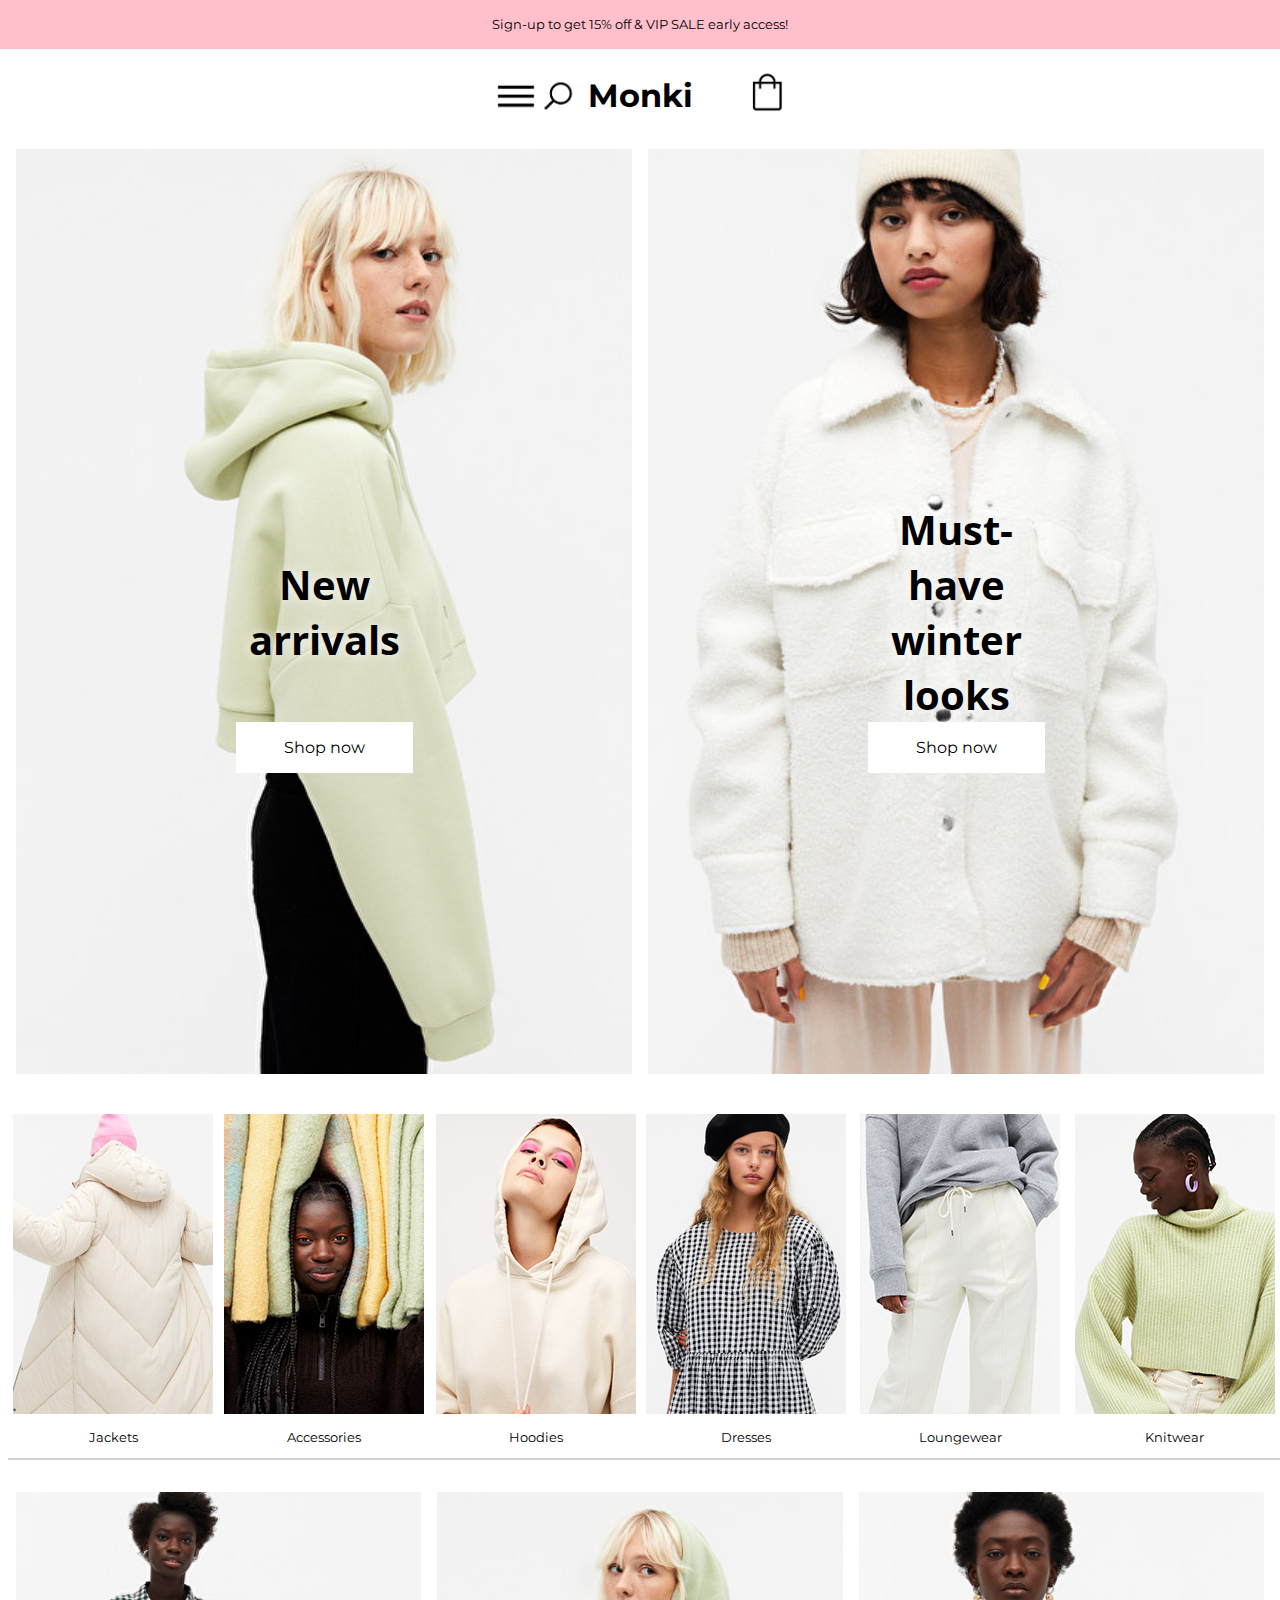
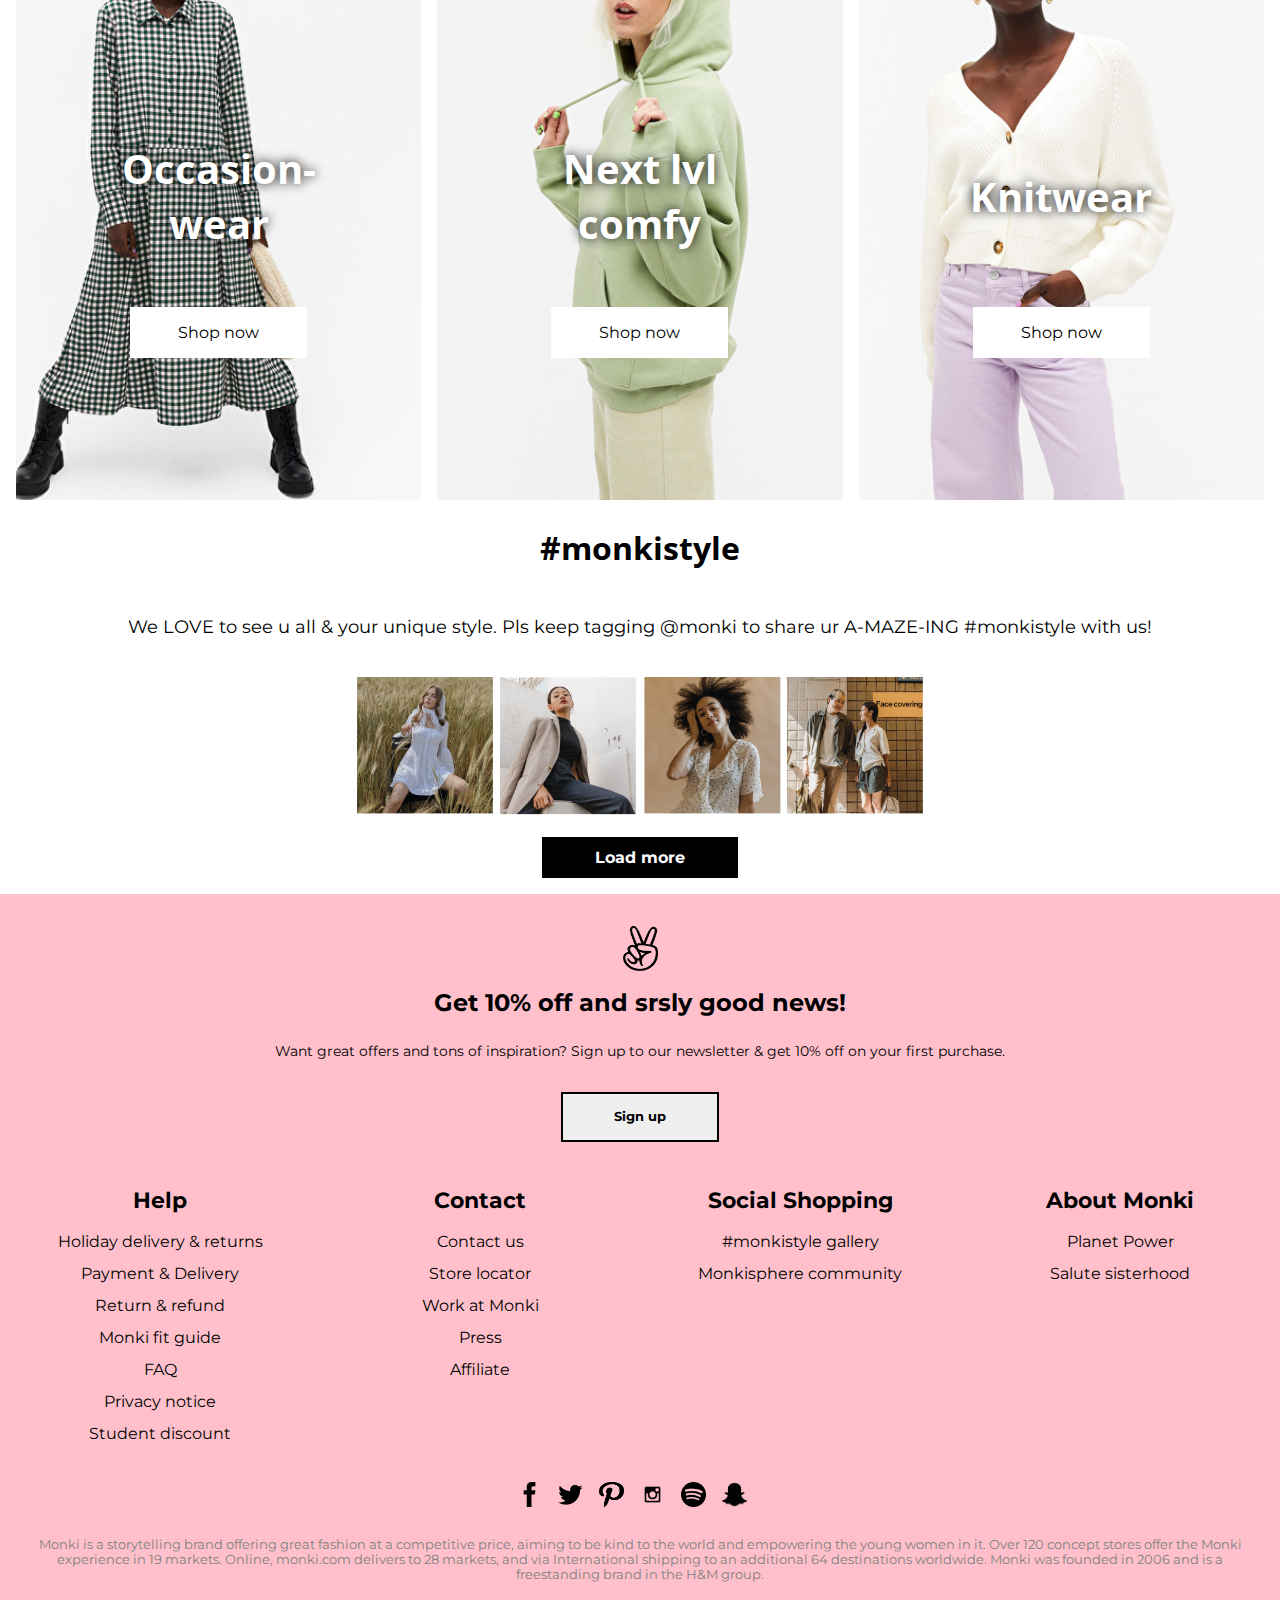
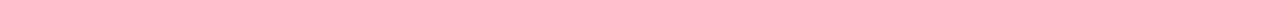
<file: index.html>
<!doctype html>
<html lang="en">

<head>
	<meta charset="UTF-8">
	<meta name="author" content="jouw naam">
	<meta name="viewport" content="width=device-width, initial-scale=1">

	<title>Monki remake</title>

	<link href="styles/style.css" rel="stylesheet">
	<link rel="preconnect" href="https://fonts.gstatic.com">
	<link href="https://fonts.googleapis.com/css2?family=Open+Sans:wght@700;800&display=swap" rel="stylesheet">
	<link rel="preconnect" href="https://fonts.gstatic.com">
	<link href="https://fonts.googleapis.com/css2?family=Montserrat&display=swap" rel="stylesheet">
</head>

<body>
	<header>
		<p>Sign-up to get 15% off & VIP SALE early access!</p>
		<section class="navbar">
			<h1>Monki</h1>
			<nav>
				<ul>
					<li><a href="">Menu</a></li>
					<li><a href="">Search</a></li>
					<li><a href="">Shopping bag</a></li>
				</ul>
			</nav>
		</section>
	</header>
	<main>

		<section class="mainItems1">
			<h2 class="visuallyHidden">Section New Arrivals & Must have winter looks</h2>
			<section>
				<img src="images/green_croppedhoodie2.jpeg" alt="girl wearing a green hoodie">
				<div>
					<h2>New arrivals</h2>
					<a href="./newArrivals.html">Shop now</a>
				</div>
			</section>

			<section>
				<img src="images/whitecoat.jpeg" alt="girl wearing a white coat">
				<div>
					<h2>Must-have winter looks</h2>
					<a href="">Shop now</a>
				</div>
			</section>
		</section>

		<section class="viewedEarlier">
			<h2 class="visuallyHidden">Viewed earlier</h2>
			<ul>
				<li><a href=""><img src="images/whitepuffer.jpg" alt="girl wearing a white puffer jacket">Jackets</a></li>
				<li><a href=""><img src="images/prettyface.jpg" alt="a girl inbetween fabric">Accessories</a></li>
				<li><a href=""><img src="images/whitehoodie.jpg" alt="a girl wearing a white hoodie">Hoodies</a></li>
				<li><a href=""><img src="images/whiteblack_dress.jpg" alt="a girl wearing a black and white check dress">Dresses</a></li>
				<li><a href=""><img src="images/sweatpants.jpg" alt="a girl wearing white sweatpants and a grey sweater">Loungewear</a></li>
				<li><a href=""><img src="images/greensweater.jpg" alt="a girl wearing a green knit sweater">Knitwear</a></li>
			</ul>
		</section>

		<section class="mainItems2">
			<h2 class="visuallyHidden">Section Occasion-wear, Next lvl comfy & Knitwear</h2>
			<section>
				<img src="images/check_dress.jpeg" alt="girl wearing a checkered dress">
				<div>
					<h2>Occasion-wear</h2>
					<a href="">Shop now</a>
				</div>
			</section>

			<section>
				<img src="images/greenhoodie.jpeg" alt="girl wearing a green hoodie">
				<div>
					<h2>Next lvl comfy</h2>
					<a href="">Shop now</a>
				</div>
			</section>


			<section>
				<img src="images/white_cardigan.jpeg" alt="girl wearing a white cardigan">
				<div>
					<h2>Knitwear</h2>
					<a href="">Shop now</a>
				</div>
			</section>
		</section>

		<section>
			<h2>#monkistyle</h2>
			<p>We LOVE to see u all & your unique style. Pls keep tagging @monki to share
				ur A-MAZE-ING #monkistyle with us!</p>
		</section>

		<section>
			<h3 class="visuallyHidden">Instagram posts</h3>
			<ul>
				<li><a href=""><img src="images/instagramPost1.png" alt="instagram post" width="140" height="140"></a></li>
				<li><a href=""><img src="images/instagramPost2.png" alt="instagram post" width="140" height="140"></a></li>
				<li><a href=""><img src="images/instagramPost3.png" alt="instagram post" width="140" height="140"></a></li>
				<li><a href=""><img src="images/instagramPost4.png" alt="instagram post" width="140" height="140"></a></li>
			</ul>
		</section>
		<button type="button" name="LoadMore">Load more</button>

	</main>

	<footer>
		<img class="peacesign" src="images/peacesign.png" alt="hand doing peace sign" width="35" height="45">
		<p>Get 10% off and srsly good news!</p>
		<p>Want great offers and tons of inspiration? Sign up to our newsletter & get 10% off on your first purchase.</p>
		<button type="button" name="SignUp">Sign up</button>

		<section>
			<h3 class="visuallyHidden">Navigation</h3>
			<nav>
				<div>
					<h4>Help</h4>
					<ul>
						<li><a href="">Holiday delivery & returns</a></li>
						<li><a href="">Payment & Delivery</a></li>
						<li><a href="">Return & refund</a></li>
						<li><a href="">Monki fit guide</a></li>
						<li><a href="">FAQ</a></li>
						<li><a href="">Privacy notice</a></li>
						<li><a href="">Student discount</a></li>
					</ul>
				</div>

				<div>
					<h4>Contact</h4>
					<ul>
						<li><a href="">Contact us</a></li>
						<li><a href="">Store locator</a></li>
						<li><a href="">Work at Monki</a></li>
						<li><a href="">Press</a></li>
						<li><a href="">Affiliate</a></li>
					</ul>
				</div>

				<div>
					<h4>Social Shopping</h4>
					<ul>
						<li><a href="">#monkistyle gallery</a></li>
						<li><a href="">Monkisphere community</a></li>
					</ul>
				</div>

				<div>
					<h4>About Monki</h4>
					<ul>
						<li><a href="">Planet Power</a></li>
						<li><a href="">Salute sisterhood</a></li>
					</ul>
				</div>
			</nav>
		</section>

		<section>
			<h4 class="visuallyHidden">Social media</h4>
			<ul>
				<li><a href=""><img src="images/facebook.png" alt="facebook icon" width="25" height="25"></a></li>
				<li><a href=""><img src="images/twitter.png" alt="twitter icon" width="25" height="25"></a></li>
				<li><a href=""><img src="images/pinterest.png" alt="pinterest icon" width="25" height="25"></a></li>
				<li><a href=""><img src="images/instagram.png" alt="instagram icon" width="25" height="25"></a></li>
				<li><a href=""><img src="images/spotify.png" alt="spotify icon" width="25" height="25"></a></li>
				<li><a href=""><img src="images/snapchat.png" alt="snapchat icon" width="25" height="25"></a></li>
			</ul>
		</section>

		<p> Monki is a storytelling brand offering great fashion at a competitive price, aiming to be kind to the world and empowering the young women in it.
			Over 120 concept stores offer the Monki experience in 19 markets. Online, monki.com delivers to 28 markets, and via International shipping to an additional 64 destinations worldwide.
			Monki was founded in 2006 and is a freestanding brand in the H&M group.</p>

	</footer>
</body>

</html>
</file>
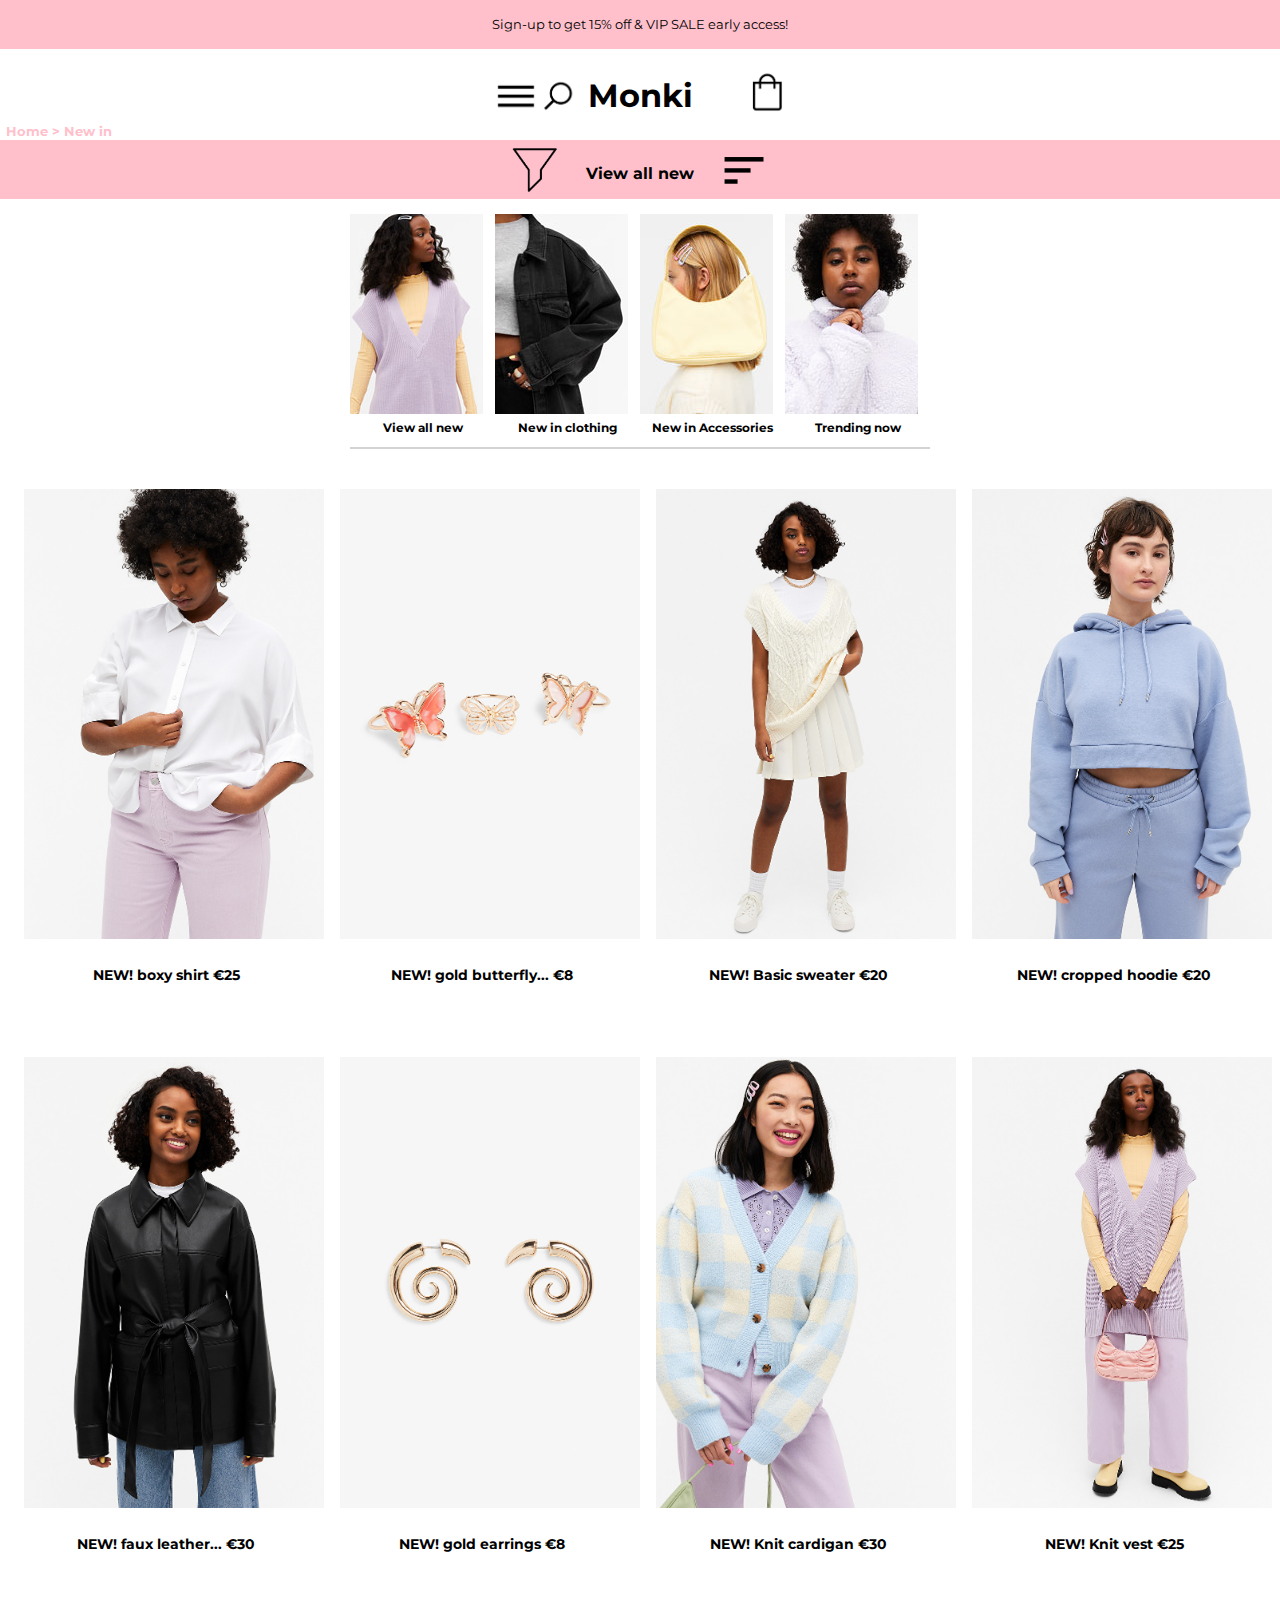
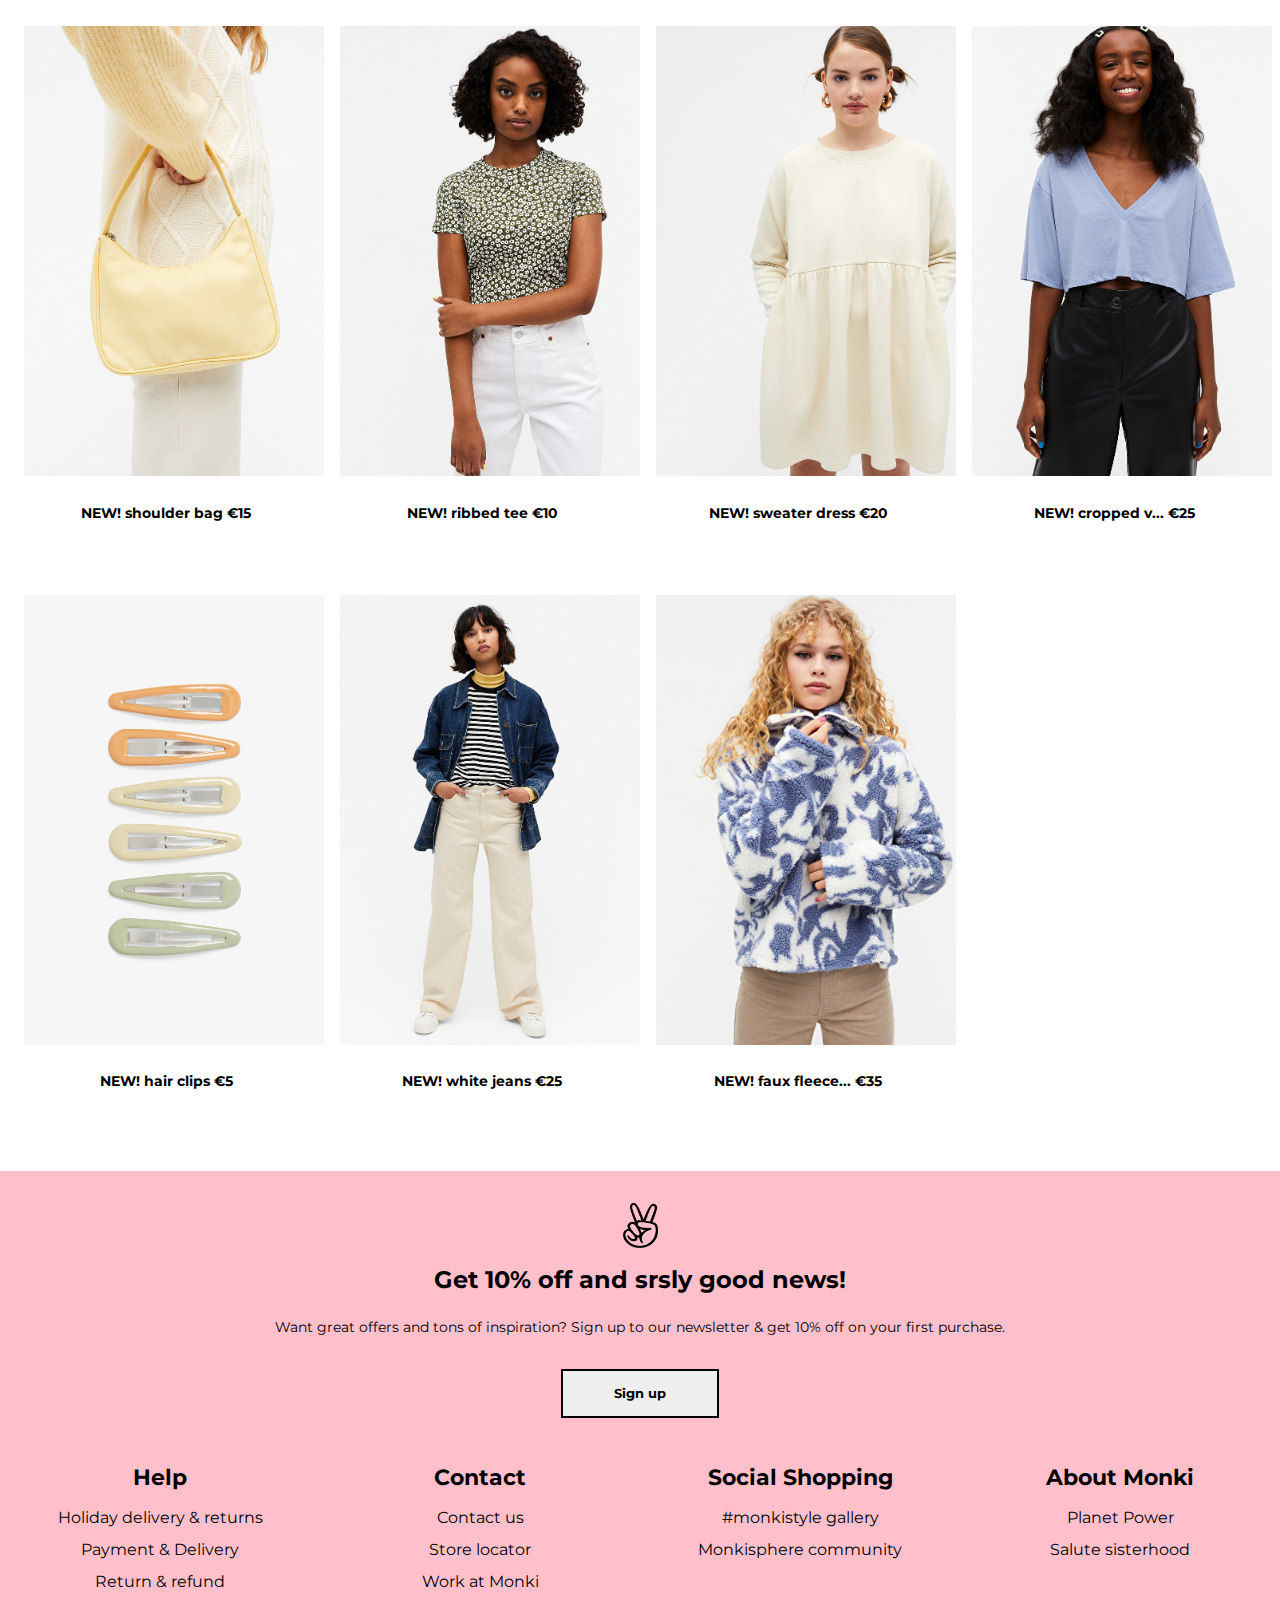
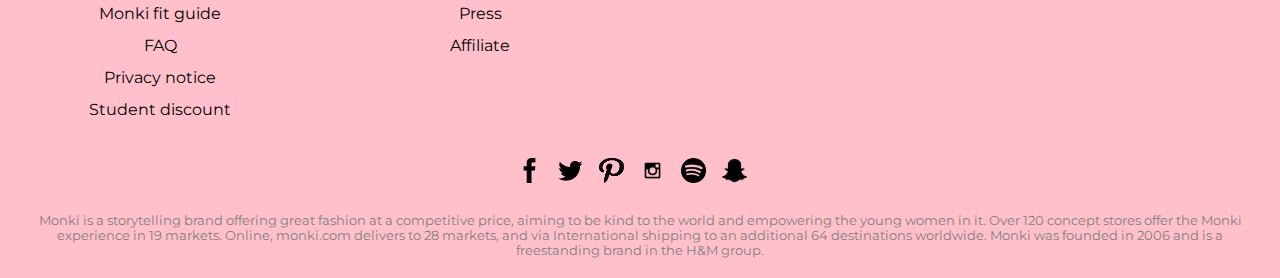
<file: newArrivals.html>
<!doctype html>
<html lang="en">

<head>
	<meta charset="UTF-8">
	<meta name="author" content="jouw naam">
	<meta name="viewport" content="width=device-width, initial-scale=1">

	<title>Monki remake</title>

	<link href="styles/style.css" rel="stylesheet">
	<link rel="preconnect" href="https://fonts.gstatic.com">
	<link href="https://fonts.googleapis.com/css2?family=Open+Sans:wght@700;800&display=swap" rel="stylesheet">
	<link rel="preconnect" href="https://fonts.gstatic.com">
	<link href="https://fonts.googleapis.com/css2?family=Montserrat&display=swap" rel="stylesheet">
</head>

<body class="secondPage">
	<header>
		<p>Sign-up to get 15% off & VIP SALE early access!</p>
		<section class="navbar">
			<h1>Monki</h1>
			<nav>
				<ul>
					<li><a href="">Menu</a></li>
					<li><a href="">Search</a></li>
					<li><a href="">Shopping bag</a></li>
				</ul>
			</nav>
		</section>
	</header>

	<main>

		<section class="view">
			<h2>View all new</h2>
			<button type="button" name="filter">filter</button>
			<button type="button" name="sort">sort</button>
		</section>

		<a class="home" href="index.html">Home > New in </a>

		<!---  checkboxes: https://www.w3schools.com/tags/att_input_type_checkbox.asp -->
		<section>
			<h3 class="visuallyHidden">Sorting options</h3>
			<input type="radio" id="az" name="option" value="name">
			<label for="az"> Show A-Z </label>

			<input type="radio" id="za" name="option" value="name">
			<label for="za"> Show Z-A </label>

			<input type="radio" id="lowHigh" name="option" value="price">
			<label for="lowHigh"> Show price low-high </label>

			<input type="radio" id="highLow" name="option" value="price">
			<label for="highLow"> Show price high-low </label>
		</section>

		<section class="categories">
			<h3 class="visuallyHidden">Categories</h3>
			<ul>
				<li><button type="button" name="category"><img src="images/knitPurple.jpg" alt="girl wearing a pastel purple knit vest"></button>View all new</li>
				<li><button type="button" name="category"><img src="images/denimJacket.jpg" alt="a grey denim jacket"></button>New in clothing</li>
				<li><button type="button" name="category"><img src="images/yellowBag.jpg" alt="a yellow shoulder bag"></button>New in Accessories</li>
				<li><button type="button" name="category"><img src="images/purpleFleece.jpg" alt="girl wearing a pastel purple fleece sweater"></button>Trending now</li>
			</ul>
		</section>

		<section class="shopitems">
			<h3 class="visuallyHidden">All new shopping items</h3>
			<ul>
				<li><a href=""><img src="images/boxyShirt.jpeg" alt="girl wearing a white boxy shirt">
						<p>NEW! boxy shirt €25</p>
					</a></li>
				<li><a href=""><img src="images/butterflyRings.jpeg" alt="gold butterfly rings">
						<p>NEW! gold butterfly... €8</p>
					</a></li>
				<li><a href=""><img src="images/cableKnit.jpeg" alt="girl wearing a cream cable knit vest">
						<p>NEW! Basic sweater €20</p>
					</a></li>
				<li><a href=""><img src="images/croppedHoodie.jpeg" alt="girl wearing a light blue cropped hoodie">
						<p>NEW! cropped hoodie €20</p>
					</a></li>

				<li><a href=""><img src="images/fauxLeather.jpeg" alt="girl wearing a black faux leather jacket">
						<p>NEW! faux leather... €30</p>
					</a></li>


				<li><a href=""><img src="images/goldEarrings.jpeg" alt="gold swirly earrings">
						<p>NEW! gold earrings €8</p>
					</a></li>
				<li><a href=""><img src="images/knitCardigan.jpeg" alt="girl wearing a cream and blue cardigan">
						<p>NEW! Knit cardigan €30</p>
					</a></li>
				<li><a href=""><img src="images/purpleKnit.jpeg" alt="girl wearing a pastel purple knit vest">
						<p>NEW! Knit vest €25</p>
					</a></li>
				<li><a href=""><img src="images/shoulderBag.jpeg" alt="a pastel yellow shoulder bag">
						<p>NEW! shoulder bag €15</p>
					</a></li>

				<li><a href=""><img src="images/ribbedTshirt.jpeg" alt="girl wearing a ribbed t shirt">
						<p>NEW! ribbed tee €10</p>
					</a></li>

				<li><a href=""><img src="images/sweaterDress.jpeg" alt="girl wearing a cream sweater dress">
						<p>NEW! sweater dress €20</p>
					</a></li>
				<li><a href=""><img src="images/vneckCrop.jpeg" alt="girl wearing a blue cropped v neck">
						<p>NEW! cropped v... €25</p>
					</a></li>
				<li><a href=""><img src="images/hairClips.jpeg" alt="pastel colored hair clips">
						<p>NEW! hair clips €5</p>
					</a></li>
				<li><a href=""><img src="images/whiteJeans.jpeg" alt="girl wearing white jeans">
						<p>NEW! white jeans €25</p>
					</a></li>
				<li><a href=""><img src="images/fauxFleece.jpeg" alt="girl a faux fleece sweater">
						<p>NEW! faux fleece... €35</p>
					</a></li>
			</ul>
		</section>



	</main>

	<footer>
		<img class="peacesign" src="images/peacesign.png" alt="a hand doing peace sign" width="35" height="45">
		<p>Get 10% off and srsly good news!</p>
		<p>Want great offers and tons of inspiration? Sign up to our newsletter & get 10% off on your first purchase.</p>
		<button type="button" name="Sign up">Sign up</button>


		<section>
			<h3 class="visuallyHidden">Navigation</h3>
			<nav>
				<div>
					<h4>Help</h4>
					<ul>
						<li><a href="">Holiday delivery & returns</a></li>
						<li><a href="">Payment & Delivery</a></li>
						<li><a href="">Return & refund</a></li>
						<li><a href="">Monki fit guide</a></li>
						<li><a href="">FAQ</a></li>
						<li><a href="">Privacy notice</a></li>
						<li><a href="">Student discount</a></li>
					</ul>
				</div>

				<div>
					<h4>Contact</h4>
					<ul>
						<li><a href="">Contact us</a></li>
						<li><a href="">Store locator</a></li>
						<li><a href="">Work at Monki</a></li>
						<li><a href="">Press</a></li>
						<li><a href="">Affiliate</a></li>
					</ul>
				</div>

				<div>
					<h4>Social Shopping</h4>
					<ul>
						<li><a href="">#monkistyle gallery</a></li>
						<li><a href="">Monkisphere community</a></li>
					</ul>
				</div>

				<div>
					<h4>About Monki</h4>
					<ul>
						<li><a href="">Planet Power</a></li>
						<li><a href="">Salute sisterhood</a></li>
					</ul>
				</div>
			</nav>
		</section>

		<section>
			<h4 class="visuallyHidden">Social media</h4>
			<ul>
				<li><a href=""><img src="images/facebook.png" alt="facebook icon" width="25" height="25"></a></li>
				<li><a href=""><img src="images/twitter.png" alt="twitter icon" width="25" height="25"></a></li>
				<li><a href=""><img src="images/pinterest.png" alt="pinterest icon" width="25" height="25"></a></li>
				<li><a href=""><img src="images/instagram.png" alt="instagram icon" width="25" height="25"></a></li>
				<li><a href=""><img src="images/spotify.png" alt="spotify icon" width="25" height="25"></a></li>
				<li><a href=""><img src="images/snapchat.png" alt="snapchat icon" width="25" height="25"></a></li>
			</ul>
		</section>

		<p> Monki is a storytelling brand offering great fashion at a competitive price, aiming to be kind to the world and empowering the young women in it.
			Over 120 concept stores offer the Monki experience in 19 markets. Online, monki.com delivers to 28 markets, and via International shipping to an additional 64 destinations worldwide.
			Monki was founded in 2006 and is a freestanding brand in the H&M group.</p>


	</footer>
	<script src="scripts/script.js"></script>
</body>

</html>
</file>
<file: styles/style.css>
* {
  margin: 0;
  padding: 0;
}

/* header */
header p:nth-of-type(1) {
  font-size: 0.8em;
  margin-bottom: 0.5em;
  padding: 1em 5em;
  line-height: 1.8em;
}

header a {
  display: flex;
  flex-direction: row;
  text-indent: -666em;
  color: white;
  background-color: transparent;
  border: none;
  background-size: 100%;
}

/* navigation bar */
section.navbar ul {
  list-style-type: none;
  display: flex;
  flex-direction: row;
}

section.navbar {
  display: flex;
  justify-content: center;
  align-items: center;
}

/*  Hamburger menu icon */
header li:nth-of-type(1) a {
  margin-right: -1em;
  margin-top: 1em;
  height: 3.9em;
  width: 3.4em;
  background-image: url(../images/hamburger.png);
}

/*  Search icon */
header li:nth-of-type(2) a {
  margin-right: 2em;
  margin-top: 1.1em;
  height: 3.8em;
  width: 3.3em;
  background-image: url(../images/search.png);
}

/*  Shopping bag icon */
header li:nth-of-type(3) a {
  margin-left: 8em;
  margin-top: 0.7em;
  height: 3.7em;
  width: 3.2em;
  background-image: url(../images/shoppingbag.png);
}

/* All main texts */
h1 {
  display: flex;
  justify-content: center;
  position: absolute;
  font-size: 2em;
  font-family: 'Montserrat', sans-serif;
  margin-top: 0.1em;
}

h2 {
  font-family: 'Open Sans', sans-serif;
  text-align: center;
  position: absolute;
  font-size: 2em;
}

section.mainItems h2 {
  margin-top: 2em;
}

p {
  font-family: 'Montserrat', sans-serif;
  text-align: center;
  background-color: pink;
  color: black;
}

main section {
  display: flex;
  justify-content: center;
  align-items: center;
  margin-bottom: 1em;
  font-family: 'Montserrat', sans-serif;
}

main div {
  display: flex;
  justify-content: center;
  align-items: center;
  position: absolute;
  margin-left: 1em;
  margin-right: 1em;
}

main div a {
  margin-top: 17em;
  padding: 1em 3em 1em 3em;
}

main a {
  font-size: 1em;
  font-family: 'Montserrat', sans-serif;
  background-color: white;
  color: black;
  text-decoration: none;
}

main div a:hover {
  background-color: pink;
  color: white;
}

/* section mainItems 1b*/
section.mainItems1 img {
  width: 100%;
  min-width: 260px;
  height: auto;
}

section.mainItems1 {
  margin: 1em;
}

section.mainItems1 h2 {
  text-shadow: 0 0 0.3em white;
}

/* section mainItems 1 media queries */
@media (max-width:600px) {
  section.mainItems1 {
    display: grid;
    grid-template-rows: 1fr 1fr;
  }
}

@media (min-width:600px) {
  section.mainItems1 {
    display: grid;
    grid-template-columns: 1fr 1fr;
    grid-gap: 1em;
  }
}

@media (min-width:900px) {
  section.mainItems1 h2 {
    font-size: 2.5em;
  }
}

/* List items viewed earlier */
section.viewedEarlier ul {
  list-style-type: none;
  display: flex;
  flex-direction: row;
  padding: 0;
  overflow-x: auto;
  margin-top: 0.5em;
  margin-left: 0.5em;
  border-bottom: 2px solid lightgrey;
}

section.viewedEarlier img {
  margin: 0em 0.4em 1em 0.4em;
}

section.viewedEarlier li {
  font-size: 0.8em;
  text-align: center;
  padding-bottom: 1em;
}

section.viewedEarlier li a:hover {
  background-color: white;
  color: pink;
}

section.viewedEarlier li:hover {
  border-bottom: 2px solid pink;
}

/* Section mainItems 2 */
section.mainItems2 img {
  width: 100%;
  min-width: 260px;
  height: auto;
}

section.mainItems2 {
  margin: 2em 1em 5em 1em;
}

section:nth-of-type(3) h2 {
  color: white;
  background-color: transparent;
  text-shadow: 0 0 0.3em black;
}

/* Section mainItems 2 media queries*/
@media (max-width:900px) {
  section.mainItems2 {
    display: grid;
    grid-template-rows: 1fr 1fr 1fr;
  }
}

@media (min-width:900px) {
  section.mainItems2 {
    display: grid;
    grid-template-columns: 1fr 1fr 1fr;
    grid-gap: 1em;
  }

  section.mainItems2 h2 {
    font-size: 2.5em;
  }
}

/* Section #monkistyle */
section:nth-of-type(4) h2 {
  text-align: center;
  margin-bottom: 5em;
}

section:nth-of-type(4) p {
  font-size: 1.1em;
  line-height: 1.5em;
  padding: 1em;
  color: black;
  background-color: transparent;
}

section:nth-of-type(5) ul {
  list-style-type: none;
  display: flex;
  justify-content: center;
  flex-direction: row;
  flex-wrap: wrap;
}

section:nth-of-type(5) li {
  margin: 0.1em;
}

main button {
  padding: 0.7em 3.3em 0.7em 3.3em;
  display: flex;
  justify-content: center;
  margin: auto;
  border: none;
  font-size: 1em;
  font-family: 'Montserrat', sans-serif;
  font-weight: bold;
  color: white;
  background-color: black;
}

/* Footer items */
footer {
  background-color: pink;
  color: black;
  margin-top: 1em;
}

/* image peace sign */
img.peacesign {
  display: flex;
  justify-content: center;
  margin: auto;
  padding-top: 2em;
}

/* footer text sign-up */
footer p:nth-of-type(1) {
  font-size: 1.5em;
  font-weight: bolder;
  margin: 0.5em 1em 0.5em 1em;
  line-height: 1.7em;
}

footer p:nth-of-type(2) {
  font-size: 0.9em;
  margin: 1em;
  padding-bottom: 1em;
  line-height: 1.7em;
}

/* sign-up button */
footer button {
  padding: 1.2em 4em 1.2em 4em;
  display: flex;
  justify-content: center;
  margin: auto;
  border: 2px solid black;
  font-size: 0.8em;
  font-family: 'Montserrat', sans-serif;
  font-weight: bold;
}

/* footer navigation */
h4 {
  font-size: 1.4em;
  display: flex;
  justify-content: center;
  align-items: center;
  font-family: 'Montserrat', sans-serif;
  margin-top: 2em;
  margin-bottom: 0.5em;
}

footer section:nth-of-type(1) ul {
  list-style-type: none;
  display: flex;
  flex-direction: column;
  justify-content: center;
  align-items: center;
}

/* media queries footr navigation */
@media (min-width: 300px) {
  footer section:nth-of-type(1) nav {
    display: grid;
    grid-template-columns: 1fr;
  }
}

@media (min-width: 500px) {
  footer section:nth-of-type(1) nav {
    display: grid;
    grid-template-columns: 1fr 1fr;
  }
}

@media (min-width: 800px) {
  footer section:nth-of-type(1) nav {
    display: grid;
    grid-template-columns: 1fr 1fr 1fr 1fr;
  }
}

footer a {
  font-family: 'Montserrat', sans-serif;
  text-align: center;
  background-color: pink;
  color: black;
  text-decoration: none;
  line-height: 2em;
}

/* Social media */
footer section:nth-of-type(2) {
  margin-top: 2em;
}

footer section:nth-of-type(2) ul {
  list-style-type: none;
  display: flex;
  flex-direction: row;
  justify-content: center;
}

footer section:nth-of-type(2) li {
  margin-right: 1em;
}

/* Footer text monki info */
footer p:nth-of-type(3) {
  font-size: 0.8em;
  padding: 1.5em;
  margin: 0;
  color: grey;
  background-color: pink;
}

/* Second Page */
/* link back to homepage */
a.home {
  display: flex;
  justify-content: flex-start;
  font-size: 0.8em;
  font-weight: bolder;
  margin-left: 0.5em;
  margin-top: -2em;
  background-color: white;
  color: pink;
}

/* 'View all' text */
section.view h2 {
  font-size: 1em;
  background-color: pink;
  color: black;
  font-family: 'Montserrat', sans-serif;
  padding-top: 1.5em;
  padding-bottom: 1em;
  width: 100%;
  margin-top: 4.5em;
}

/* Buttons filter and sort */
section.view button {
  display: flex;
  flex-direction: row;
  justify-content: flex-start;
  text-indent: -666em;
  color: white;
  background-color: transparent;
  border: none;
  background-size: 100%;
  z-index: 1;
  padding: 0;
  position: absolute;
  margin-top: 4.3em;
}

section.view button:nth-of-type(1) {
  margin-right: 13em;
  height: 3.3em;
  width: 4.1em;
  background-image: url(../images/filter.png);
}

section.view button:nth-of-type(2) {
  margin-left: 13em;
  height: 3em;
  width: 3.3em;
  background-image: url(../images/sort.png);
}

/* Sorting options */
section.sort {
  margin-top: 6em;
  font-size: 0.8em;
  display: flex;
  justify-content: center;
  background-color: pink;
  color: black;
  padding: 1.5em 0em 1.5em 0em;
  margin-left: 5em;
  margin-right: 5em;
  border-radius: 1em;
}

section.sort label {
  margin-right: 1em;
}

section.sort input {
  margin-right: 0.4em;
}

/* Sorting options media queries */
@media (max-width: 700px) {
  section.sort {
    display: flex;
    flex-direction: column;
  }

  section.sort label {
    margin-bottom: 1em;
  }

  section.sort input {
    margin-bottom: 0.3em;
  }
}

/* List items categories */
section.categories ul {
  list-style-type: none;
  display: flex;
  flex-direction: row;
  padding: 0;
  overflow-x: auto;
  margin-top: 2.5em;
  border-bottom: 2px solid lightgrey;
}

section.categories button {
  display: flex;
  background-color: white;
  color: black;
  padding: 0;
}

section.categories img {
  width: 100%;
  min-width: 100px;
  height: auto;
  margin-bottom: 0.5em;
  margin-right: 1em;
}

section.categories li {
  font-size: 0.75em;
  text-align: center;
  padding-bottom: 1em;
  font-weight: bolder;
}

section.categories li:hover {
  border-bottom: 2px solid pink;
  background-color: white;
  color: pink;
}

/* List shop items */
section.shopitems ul {
  list-style-type: none;
  margin: 1em;
}

/* media queries shop items */
@media (min-width: 300px) {
  section.shopitems ul {
    display: grid;
    grid-template-columns: 1fr;
    grid-gap: 1em;
  }
}

@media (min-width: 400px) {
  section.shopitems ul {
    display: grid;
    grid-template-columns: 1fr 1fr;
    grid-gap: 1em;
  }
}

@media (min-width: 700px) {
  section.shopitems ul {
    display: grid;
    grid-template-columns: 1fr 1fr 1fr;
    grid-gap: 1em;
  }
}

@media (min-width: 900px) {
  section.shopitems ul {
    display: grid;
    grid-template-columns: 1fr 1fr 1fr 1fr;
    grid-gap: 1em;
  }
}

section.shopitems img {
  margin: 0.5em;
  box-sizing: border-box;
  width: 100%;
  height: auto;
}

section.shopitems li {
  margin-bottom: 2em;
}

section.shopitems img:hover {
  background-image: linear-gradient(pink, purple);
  padding: 4px;
}

section.shopitems p {
  font-size: 0.9em;
  color: black;
  background-color: white;
  font-weight: bolder;
}

/* As mentioned in: https://www.a11yproject.com/posts/2013-01-11-how-to-hide-content/ */
h2.visuallyHidden {
  clip: rect(0, 0, 0, 0);
  height: 1px;
  overflow: hidden;
  position: absolute;
  white-space: nowrap;
  width: 1px;
}

h3.visuallyHidden {
  clip: rect(0, 0, 0, 0);
  height: 1px;
  overflow: hidden;
  position: absolute;
  white-space: nowrap;
  width: 1px;
}

h4.visuallyHidden {
  clip: rect(0, 0, 0, 0);
  height: 1px;
  overflow: hidden;
  position: absolute;
  white-space: nowrap;
  width: 1px;
}
</file>
